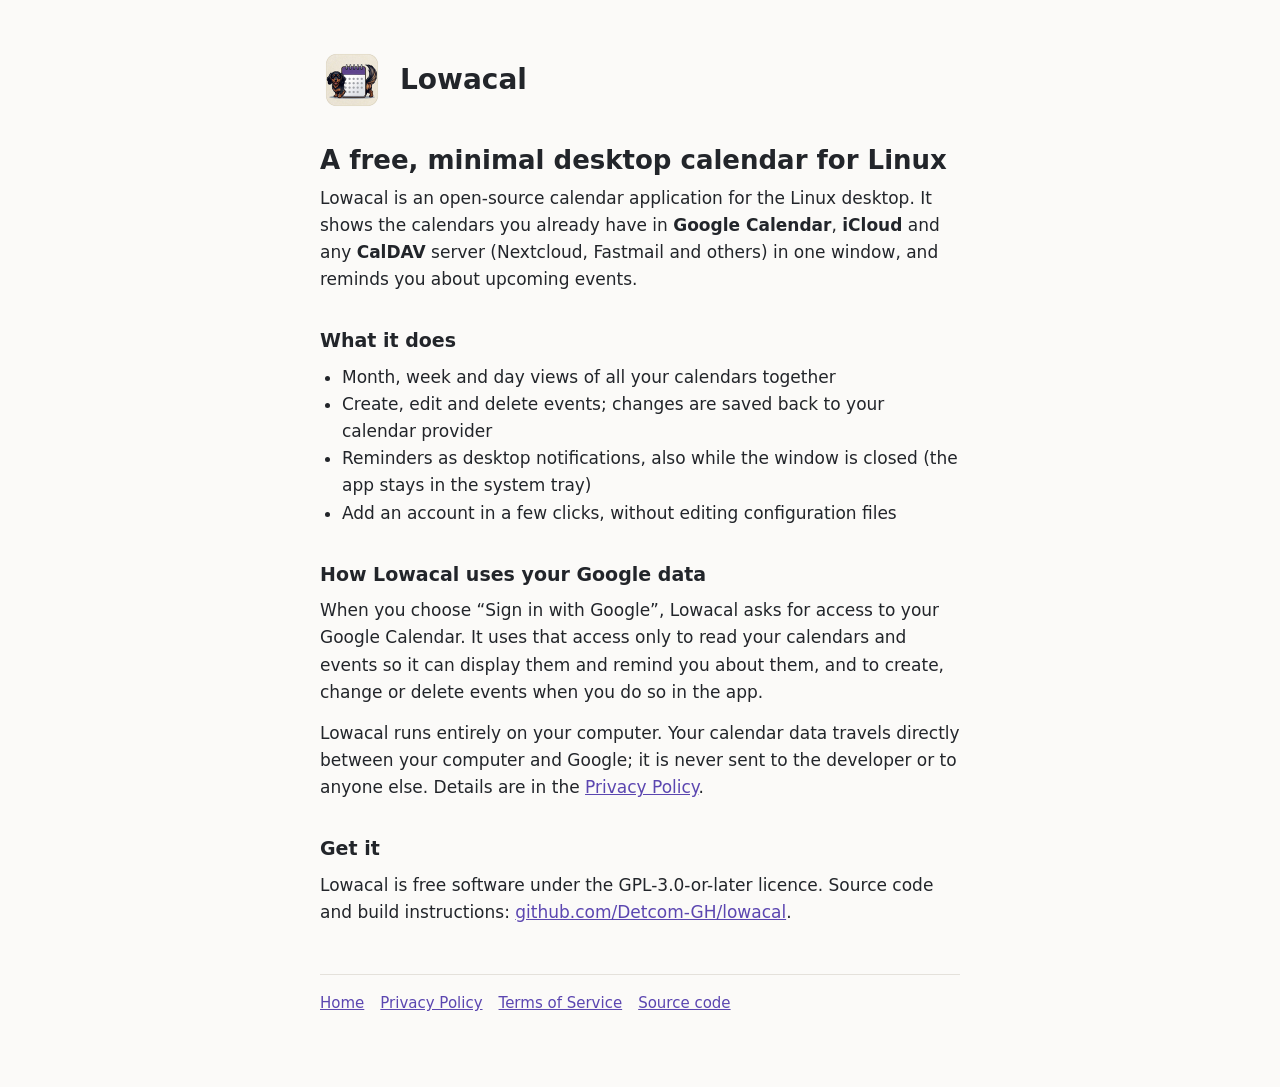
<file: docs/index.html>
<!doctype html>
<html lang="en">
<head>
<meta charset="utf-8">
<meta name="viewport" content="width=device-width, initial-scale=1">
<title>Lowacal – a free desktop calendar for Linux</title>
<link rel="stylesheet" href="style.css">
<link rel="icon" href="logo.png">
</head>
<body>
<main>
<header><img src="logo.png" alt=""><a href="./">Lowacal</a></header>
<h1>A free, minimal desktop calendar for Linux</h1>
<p>Lowacal is an open-source calendar application for the Linux desktop. It shows the calendars you already have in <strong>Google Calendar</strong>, <strong>iCloud</strong> and any <strong>CalDAV</strong> server (Nextcloud, Fastmail and others) in one window, and reminds you about upcoming events.</p>

<h2>What it does</h2>
<ul>
  <li>Month, week and day views of all your calendars together</li>
  <li>Create, edit and delete events; changes are saved back to your calendar provider</li>
  <li>Reminders as desktop notifications, also while the window is closed (the app stays in the system tray)</li>
  <li>Add an account in a few clicks, without editing configuration files</li>
</ul>

<h2>How Lowacal uses your Google data</h2>
<p>When you choose “Sign in with Google”, Lowacal asks for access to your Google Calendar. It uses that access only to read your calendars and events so it can display them and remind you about them, and to create, change or delete events when you do so in the app.</p>
<p>Lowacal runs entirely on your computer. Your calendar data travels directly between your computer and Google; it is never sent to the developer or to anyone else. Details are in the <a href="privacy.html">Privacy Policy</a>.</p>

<h2>Get it</h2>
<p>Lowacal is free software under the GPL-3.0-or-later licence. Source code and build instructions: <a href="https://github.com/Detcom-GH/lowacal">github.com/Detcom-GH/lowacal</a>.</p>
<footer><a href="./">Home</a><a href="privacy.html">Privacy Policy</a><a href="terms.html">Terms of Service</a><a href="https://github.com/Detcom-GH/lowacal">Source code</a></footer>
</main>
</body>
</html>
</file>
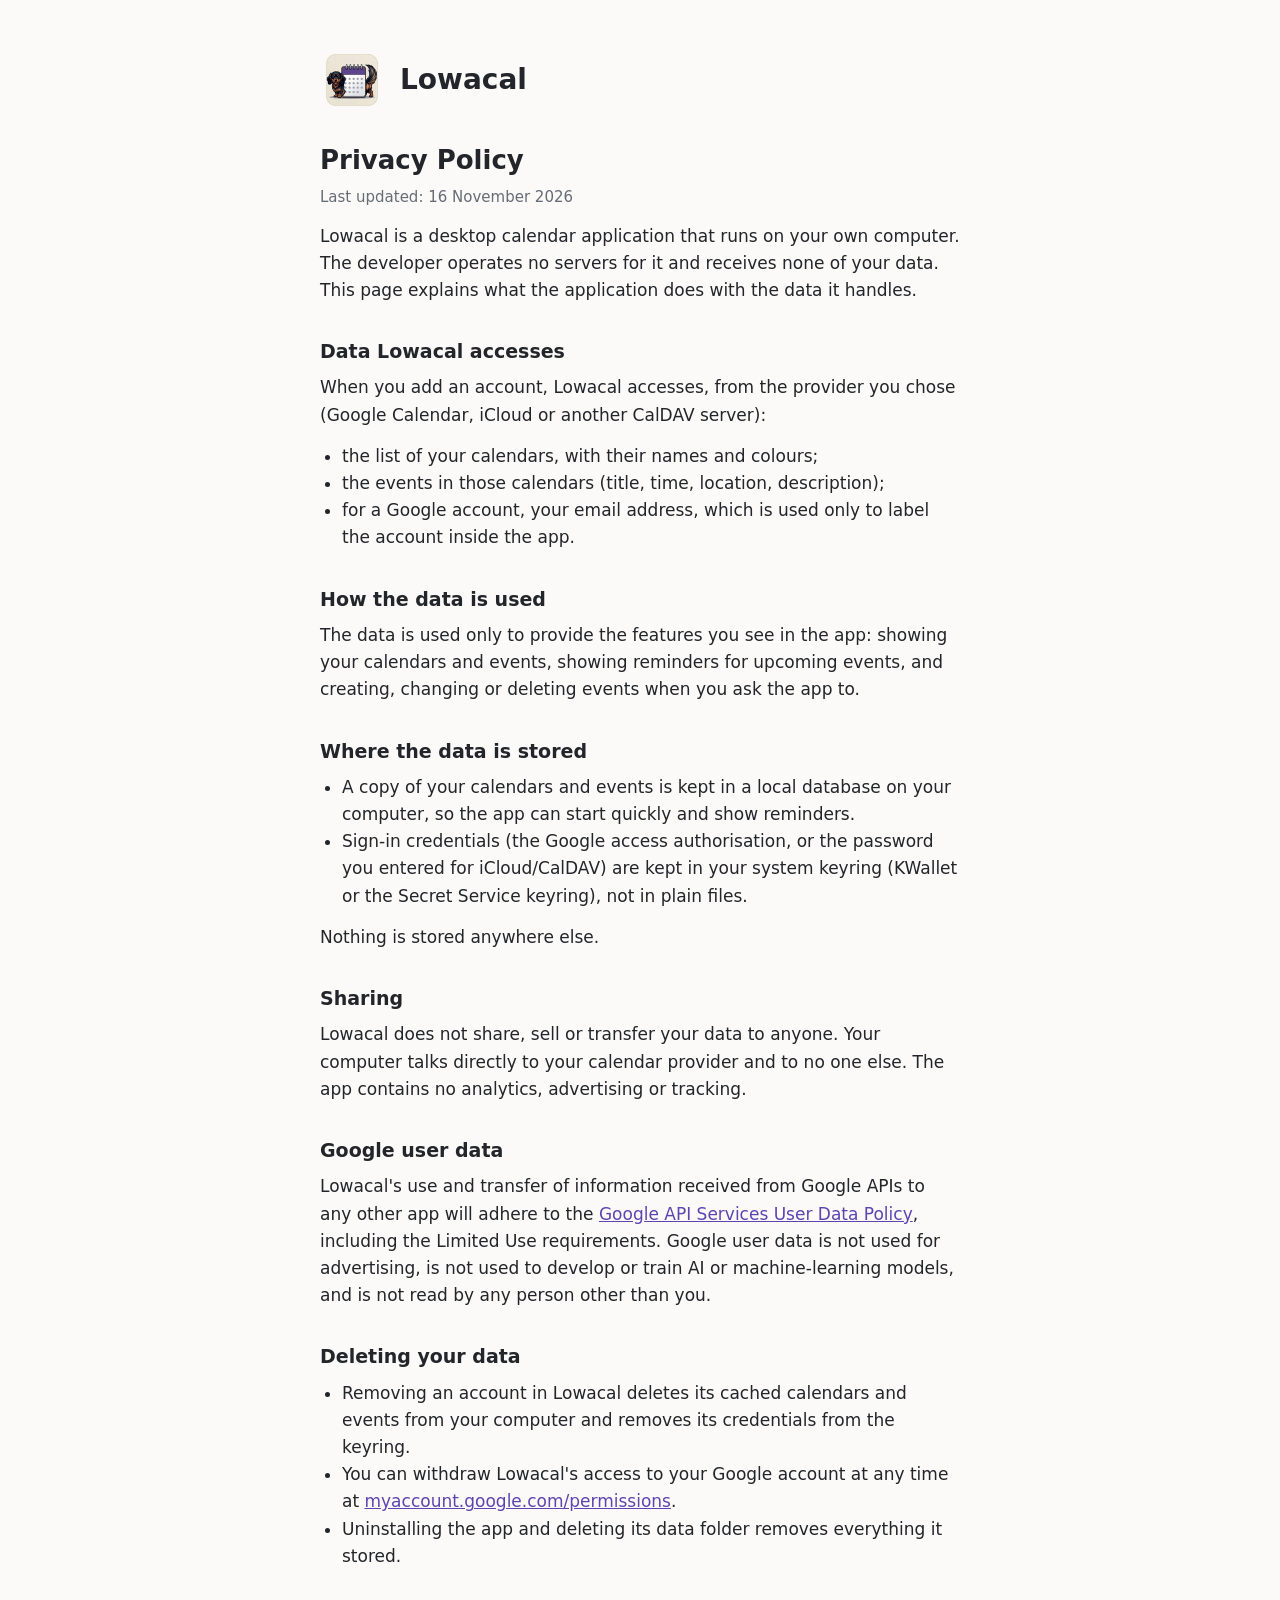
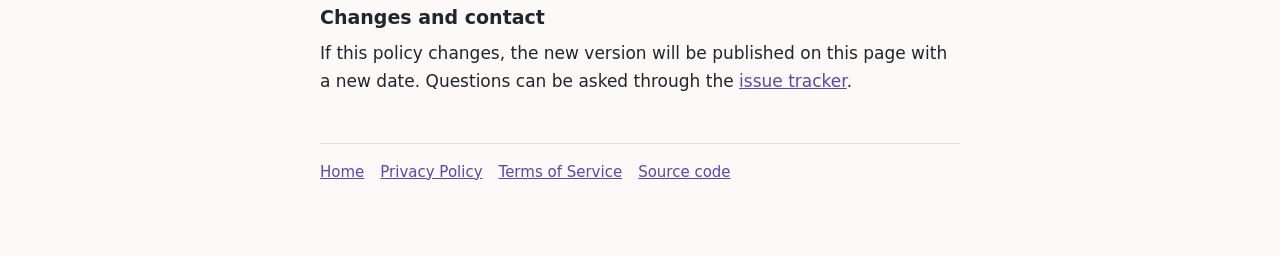
<file: docs/privacy.html>
<!doctype html>
<html lang="en">
<head>
<meta charset="utf-8">
<meta name="viewport" content="width=device-width, initial-scale=1">
<title>Privacy Policy – Lowacal</title>
<link rel="stylesheet" href="style.css">
<link rel="icon" href="logo.png">
</head>
<body>
<main>
<header><img src="logo.png" alt=""><a href="./">Lowacal</a></header>
<h1>Privacy Policy</h1>
<p class="muted">Last updated: 16 November 2026</p>

<p>Lowacal is a desktop calendar application that runs on your own computer. The developer operates no servers for it and receives none of your data. This page explains what the application does with the data it handles.</p>

<h2>Data Lowacal accesses</h2>
<p>When you add an account, Lowacal accesses, from the provider you chose (Google Calendar, iCloud or another CalDAV server):</p>
<ul>
  <li>the list of your calendars, with their names and colours;</li>
  <li>the events in those calendars (title, time, location, description);</li>
  <li>for a Google account, your email address, which is used only to label the account inside the app.</li>
</ul>

<h2>How the data is used</h2>
<p>The data is used only to provide the features you see in the app: showing your calendars and events, showing reminders for upcoming events, and creating, changing or deleting events when you ask the app to.</p>

<h2>Where the data is stored</h2>
<ul>
  <li>A copy of your calendars and events is kept in a local database on your computer, so the app can start quickly and show reminders.</li>
  <li>Sign-in credentials (the Google access authorisation, or the password you entered for iCloud/CalDAV) are kept in your system keyring (KWallet or the Secret Service keyring), not in plain files.</li>
</ul>
<p>Nothing is stored anywhere else.</p>

<h2>Sharing</h2>
<p>Lowacal does not share, sell or transfer your data to anyone. Your computer talks directly to your calendar provider and to no one else. The app contains no analytics, advertising or tracking.</p>

<h2>Google user data</h2>
<p>Lowacal's use and transfer of information received from Google APIs to any other app will adhere to the <a href="https://developers.google.com/terms/api-services-user-data-policy">Google API Services User Data Policy</a>, including the Limited Use requirements. Google user data is not used for advertising, is not used to develop or train AI or machine-learning models, and is not read by any person other than you.</p>

<h2>Deleting your data</h2>
<ul>
  <li>Removing an account in Lowacal deletes its cached calendars and events from your computer and removes its credentials from the keyring.</li>
  <li>You can withdraw Lowacal's access to your Google account at any time at <a href="https://myaccount.google.com/permissions">myaccount.google.com/permissions</a>.</li>
  <li>Uninstalling the app and deleting its data folder removes everything it stored.</li>
</ul>

<h2>Changes and contact</h2>
<p>If this policy changes, the new version will be published on this page with a new date. Questions can be asked through the <a href="https://github.com/Detcom-GH/lowacal/issues">issue tracker</a>.</p>
<footer><a href="./">Home</a><a href="privacy.html">Privacy Policy</a><a href="terms.html">Terms of Service</a><a href="https://github.com/Detcom-GH/lowacal">Source code</a></footer>
</main>
</body>
</html>
</file>
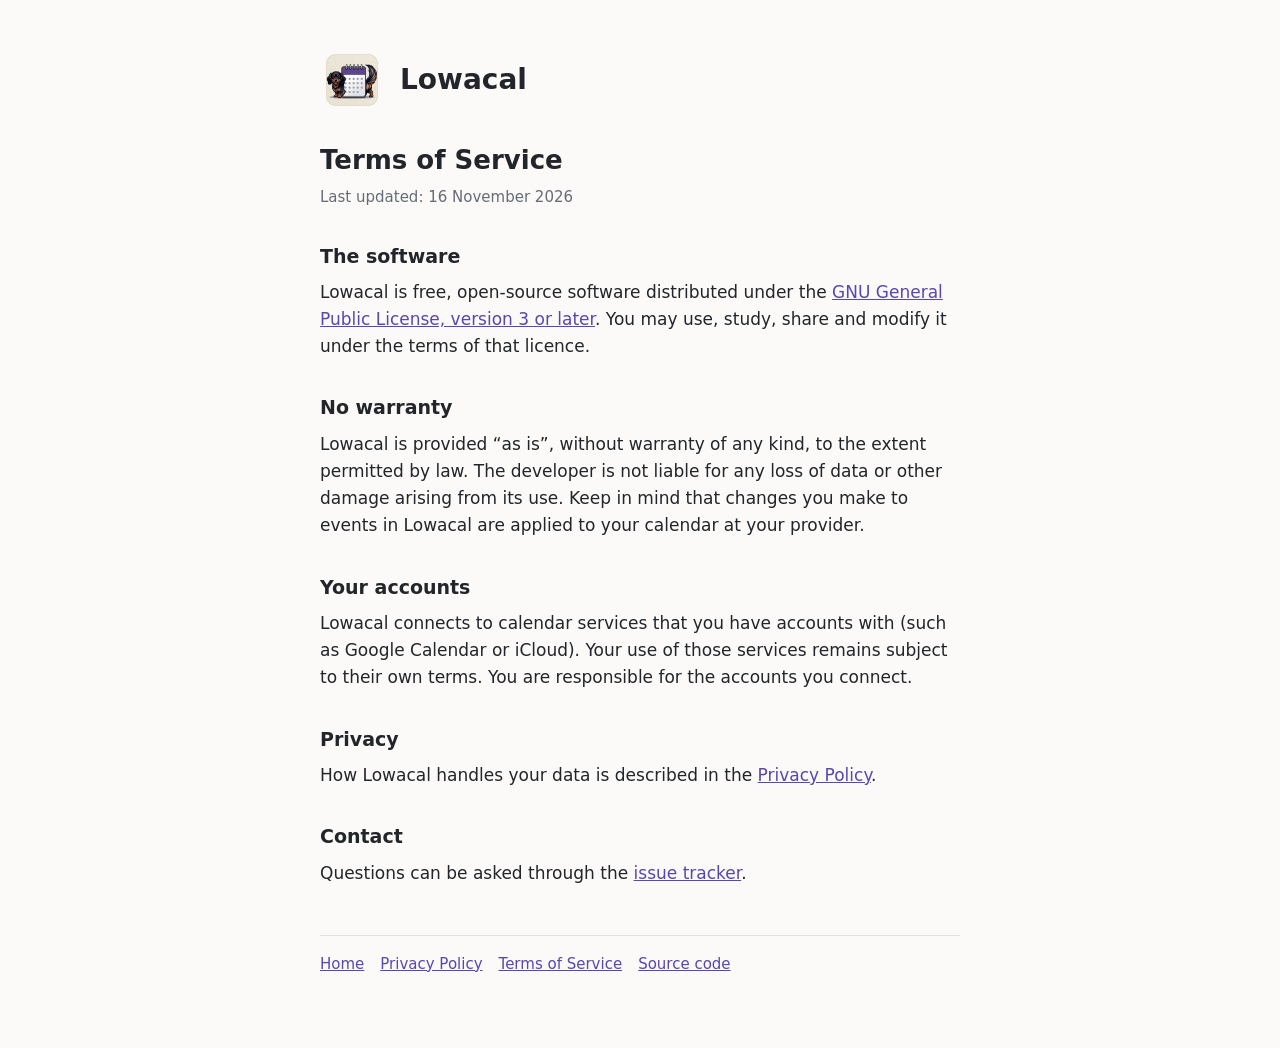
<file: docs/terms.html>
<!doctype html>
<html lang="en">
<head>
<meta charset="utf-8">
<meta name="viewport" content="width=device-width, initial-scale=1">
<title>Terms of Service – Lowacal</title>
<link rel="stylesheet" href="style.css">
<link rel="icon" href="logo.png">
</head>
<body>
<main>
<header><img src="logo.png" alt=""><a href="./">Lowacal</a></header>
<h1>Terms of Service</h1>
<p class="muted">Last updated: 16 November 2026</p>

<h2>The software</h2>
<p>Lowacal is free, open-source software distributed under the <a href="https://www.gnu.org/licenses/gpl-3.0.html">GNU General Public License, version 3 or later</a>. You may use, study, share and modify it under the terms of that licence.</p>

<h2>No warranty</h2>
<p>Lowacal is provided “as is”, without warranty of any kind, to the extent permitted by law. The developer is not liable for any loss of data or other damage arising from its use. Keep in mind that changes you make to events in Lowacal are applied to your calendar at your provider.</p>

<h2>Your accounts</h2>
<p>Lowacal connects to calendar services that you have accounts with (such as Google Calendar or iCloud). Your use of those services remains subject to their own terms. You are responsible for the accounts you connect.</p>

<h2>Privacy</h2>
<p>How Lowacal handles your data is described in the <a href="privacy.html">Privacy Policy</a>.</p>

<h2>Contact</h2>
<p>Questions can be asked through the <a href="https://github.com/Detcom-GH/lowacal/issues">issue tracker</a>.</p>
<footer><a href="./">Home</a><a href="privacy.html">Privacy Policy</a><a href="terms.html">Terms of Service</a><a href="https://github.com/Detcom-GH/lowacal">Source code</a></footer>
</main>
</body>
</html>
</file>
<file: docs/style.css>
:root { --bg:#fbfaf8; --fg:#22252a; --muted:#666c75; --line:#e4e1db; --accent:#5b46b0; }
@media (prefers-color-scheme: dark) {
  :root { --bg:#17191d; --fg:#e8e6e1; --muted:#9a9fa8; --line:#2c3036; --accent:#a999ee; }
}
* { box-sizing: border-box; }
body { margin:0; background:var(--bg); color:var(--fg);
  font:17px/1.6 system-ui, -apple-system, "Segoe UI", Roboto, sans-serif; }
main { max-width: 680px; margin: 0 auto; padding: 48px 20px 72px; }
header { display:flex; align-items:center; gap:16px; margin-bottom:32px; }
header img { width:64px; height:64px; }
header a { color:inherit; text-decoration:none; font-size:28px; font-weight:650; }
h1 { font-size:26px; line-height:1.25; margin:0 0 8px; }
h2 { font-size:19px; margin:32px 0 8px; }
p, ul { margin:0 0 14px; }
ul { padding-left:22px; }
a { color:var(--accent); }
.muted { color:var(--muted); font-size:15px; }
footer { margin-top:48px; padding-top:16px; border-top:1px solid var(--line); font-size:15px; }
footer a { margin-right:16px; }
</file>
